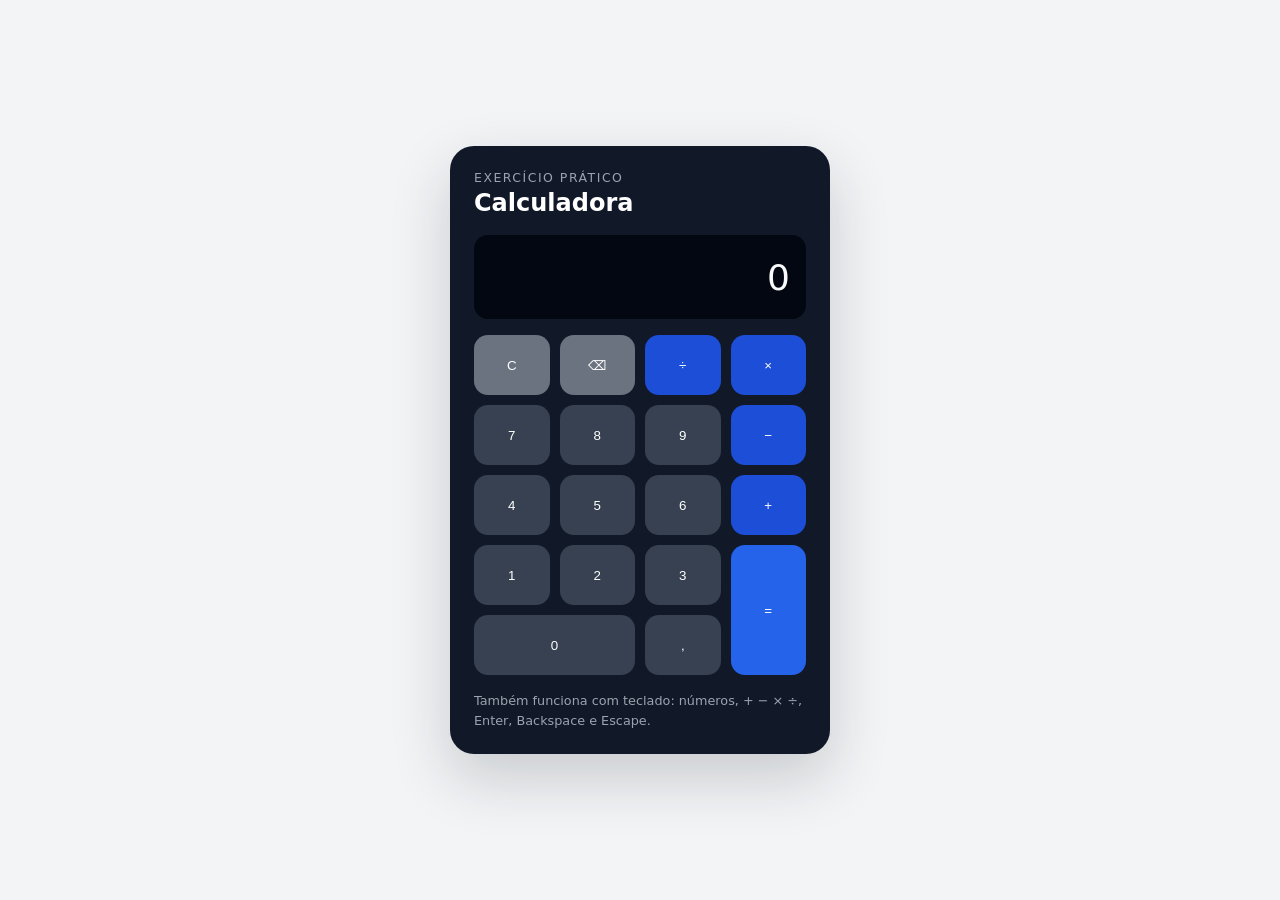
<file: index.htm>
<!doctype html>
<html lang="pt-BR">
<head>
  <meta charset="utf-8">
  <meta name="viewport" content="width=device-width,initial-scale=1">
  <meta name="description" content="Calculadora responsiva em JavaScript, recuperada como exercício prático de fundamentos front-end.">
  <title>Calculadora JavaScript | Marcos Neves</title>
  <link rel="stylesheet" href="style.css">
</head>
<body>
  <main class="page">
    <section class="calculator" aria-labelledby="title">
      <header><p class="eyebrow">Exercício prático</p><h1 id="title">Calculadora</h1></header>
      <output id="display" class="display" aria-live="polite">0</output>
      <div class="keys" aria-label="Teclado da calculadora">
        <button data-action="clear" class="utility">C</button><button data-action="backspace" class="utility" aria-label="Apagar último caractere">⌫</button><button data-value="/" class="operator">÷</button><button data-value="*" class="operator">×</button>
        <button data-value="7">7</button><button data-value="8">8</button><button data-value="9">9</button><button data-value="-" class="operator">−</button>
        <button data-value="4">4</button><button data-value="5">5</button><button data-value="6">6</button><button data-value="+" class="operator">+</button>
        <button data-value="1">1</button><button data-value="2">2</button><button data-value="3">3</button><button data-action="calculate" class="equals">=</button>
        <button data-value="0" class="zero">0</button><button data-value=".">,</button>
      </div>
      <p class="hint">Também funciona com teclado: números, + − × ÷, Enter, Backspace e Escape.</p>
    </section>
  </main>
  <script src="script.js"></script>
</body>
</html>
</file>
<file: style.css>
*{box-sizing:border-box}body{margin:0;font-family:Inter,system-ui,-apple-system,sans-serif;background:#f3f4f6;color:#111827}.page{min-height:100vh;display:grid;place-items:center;padding:24px}.calculator{width:min(100%,380px);background:#111827;padding:24px;border-radius:24px;box-shadow:0 24px 60px #11182730}.calculator header{color:#fff;margin-bottom:18px}.eyebrow{margin:0;color:#9ca3af;font-size:.78rem;text-transform:uppercase;letter-spacing:.12em}.calculator h1{margin:4px 0 0;font-size:1.5rem}.display{display:flex;align-items:center;justify-content:flex-end;min-height:84px;padding:16px;margin-bottom:16px;border-radius:14px;background:#030712;color:#f9fafb;font-size:2.25rem;overflow-wrap:anywhere}.keys{display:grid;grid-template-columns:repeat(4,1fr);gap:10px}.keys button{min-height:60px;border:0;border-radius:14px;background:#374151;color:#fff;font:600 1.15rem inherit;cursor:pointer}.keys button:hover,.keys button:focus-visible{background:#4b5563;outline:2px solid #fff;outline-offset:2px}.keys .operator{background:#1d4ed8}.keys .utility{background:#6b7280}.keys .equals{grid-row:span 2;background:#2563eb}.keys .zero{grid-column:span 2}.hint{color:#9ca3af;font-size:.8rem;line-height:1.5;margin:16px 0 0}@media(max-width:420px){.calculator{padding:18px;border-radius:18px}.keys button{min-height:56px}}
</file>
